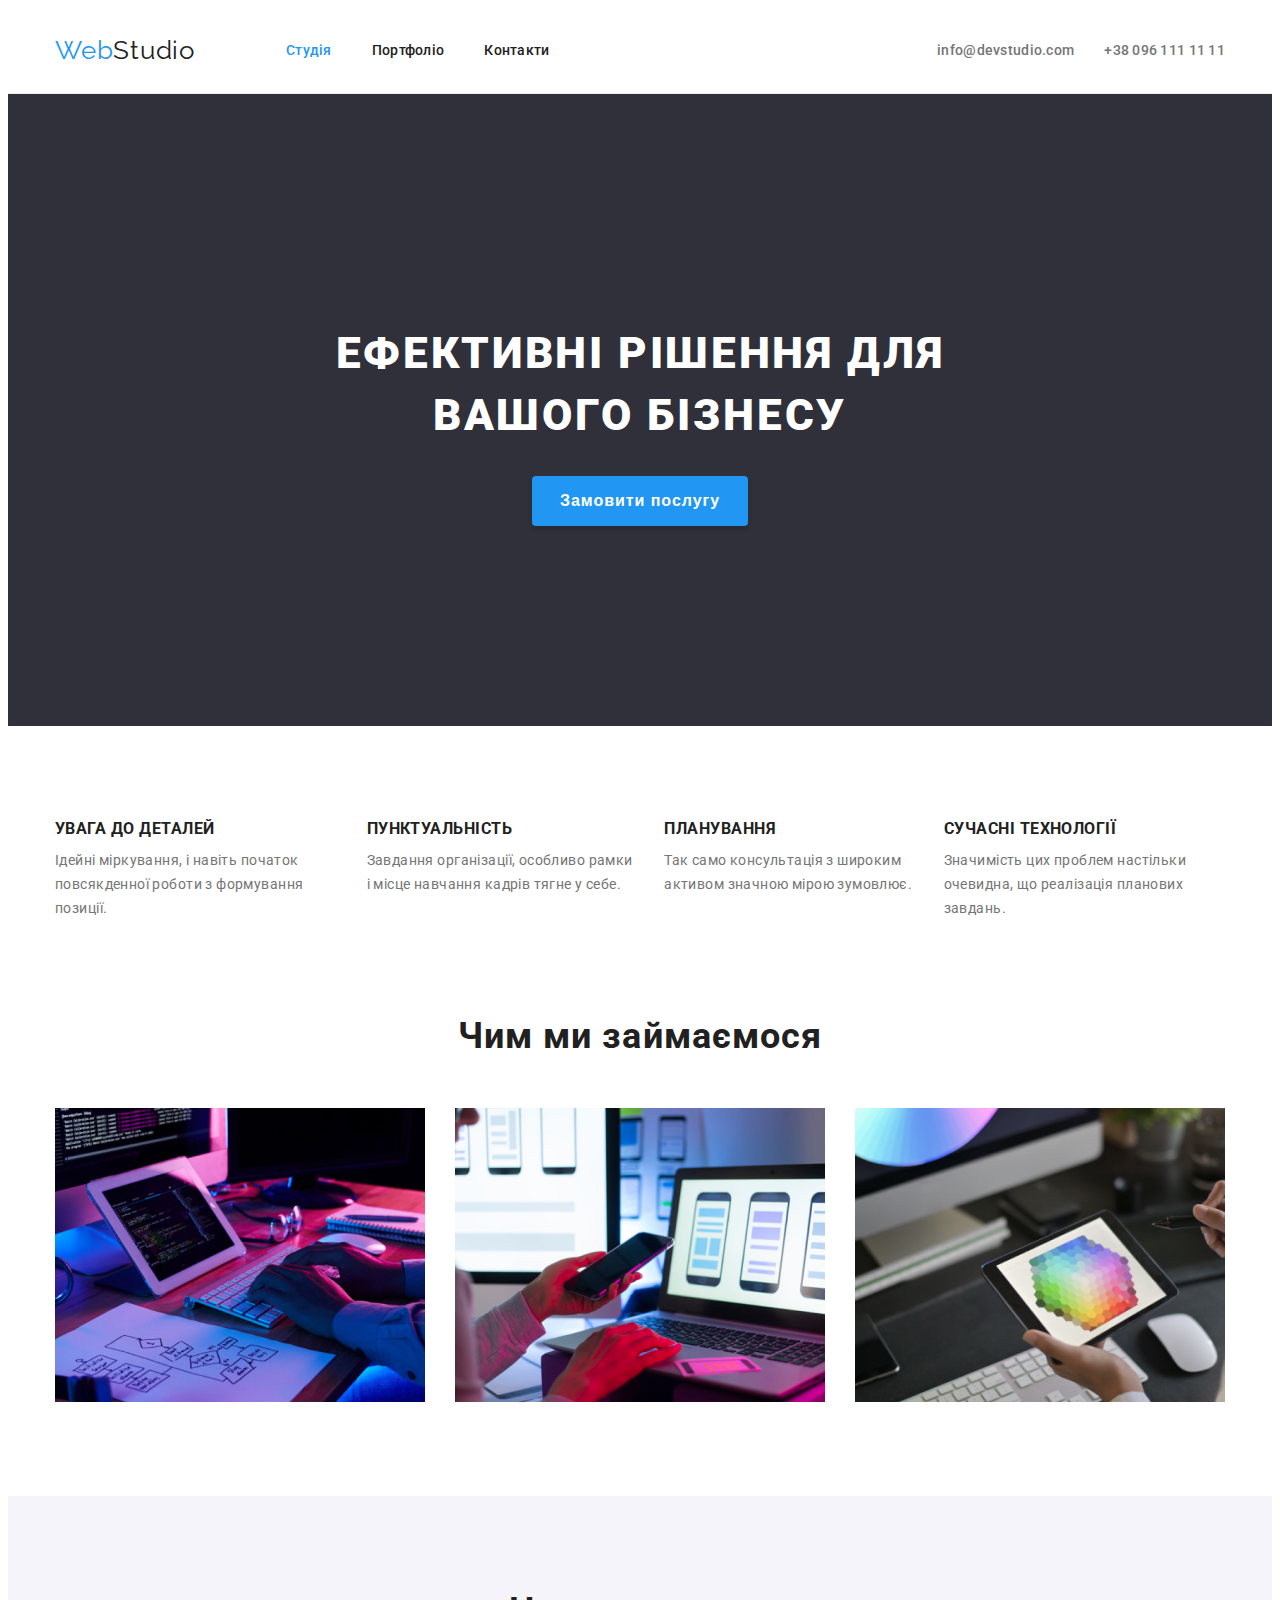
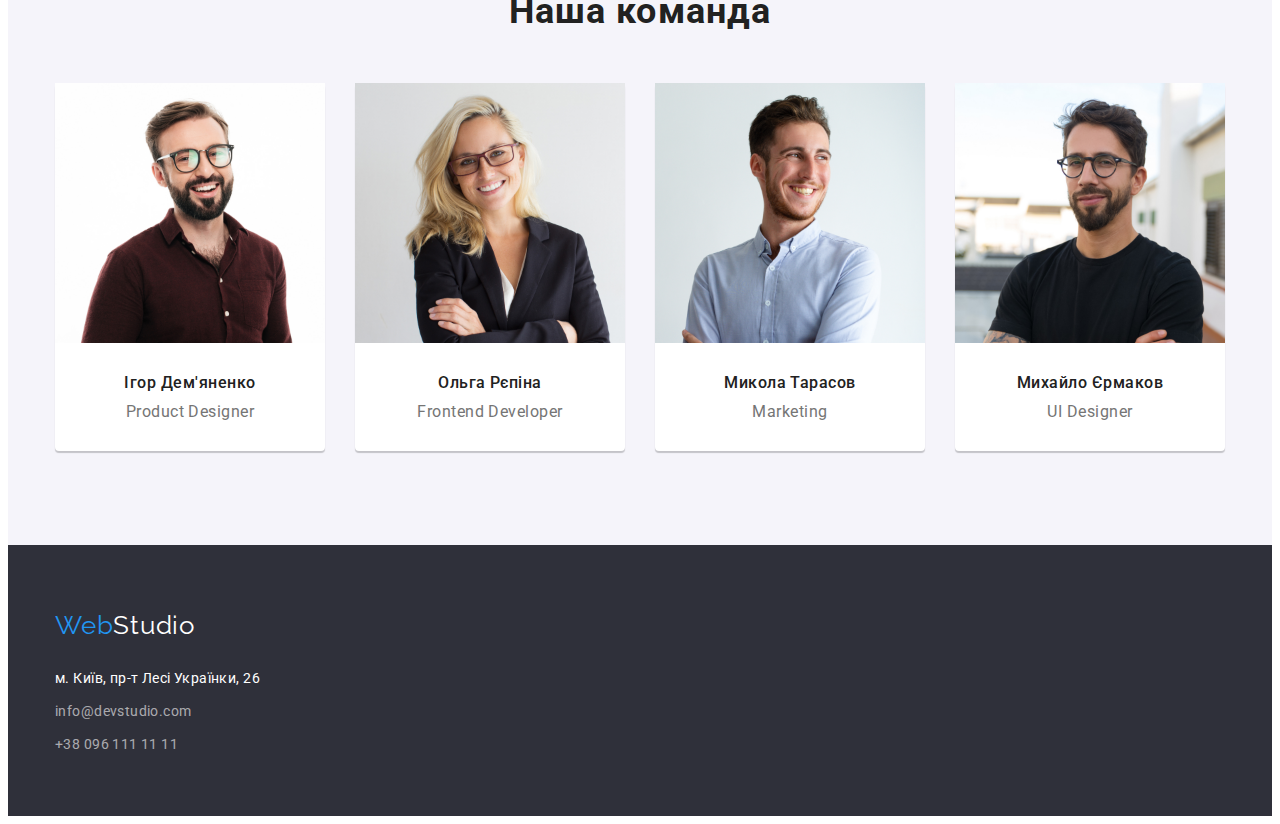
<file: index.html>
<!DOCTYPE html>
<html lang="uk">

<head>
    <meta charset="UTF-8">
    <meta http-equiv="X-UA-Compatible" content="IE=edge">
    <meta name="viewport" content="width=device-width, initial-scale=1.0">
    <title>WebStudio</title>
    <link rel="preconnect" href="https://fonts.googleapis.com">
    <link rel="preconnect" href="https://fonts.gstatic.com" crossorigin>
    <link
        href="https://fonts.googleapis.com/css2?family=Raleway:wght@700&family=Roboto:wght@400;500;700;900&display=swap"
        rel="stylesheet">
    <link rel="stylesheet" href="https://cdnjs.cloudflare.com/ajax/libs/modern-normalize/1.1.0/modern-normalize.min.css"
        integrity="sha512-wpPYUAdjBVSE4KJnH1VR1HeZfpl1ub8YT/NKx4PuQ5NmX2tKuGu6U/JRp5y+Y8XG2tV+wKQpNHVUX03MfMFn9Q=="
        crossorigin="anonymous" referrerpolicy="no-referrer" />
    <link rel="stylesheet" href="./css/styles.css">
</head>

<body>
    <header class="header">
        <div class="container header-content">
            <nav class="menu-link">
                <a href="./index.html" class="logo"><span class="blue">Web</span>Studio</a>
                <ul class="head-list">
                    <li class="list-nav"><a href="/goit-markup-hw-03/index.html" class="link active">Студія</a></li>
                    <li class="list-nav"><a href="/goit-markup-hw-03/portfolio.html" class="link">Портфоліо</a></li>
                    <li class="list-nav"><a href="" class="link">Контакти</a></li>
                </ul>
            </nav>
            <ul class="contacts">
                <li class="contacts-link"><a href="mailto:info@devstudio.com" class="link">info@devstudio.com</a></li>
                <li><a href="tel:+380961111111" class="link">+38 096 111 11 11</a></li>
            </ul>
        </div>

    </header>

    <main>
        <!-- Ефективні рішення для вашого бізнесу -->
        <section class="section hero">
            <div class="container">
                <h1 class="hero-title">Ефективні рішення для вашого бізнесу</h1>
                <button type="button" class="service">Замовити послугу</button>
            </div>
        </section>

        <!-- Чим ми займаємося -->
        <section class="work-section">
            <div class="container">
                <h2 class="hidden">Плюси</h2>
                <ul class="work">
                    <li class="work-list">
                        <h3 class="work-title">УВАГА ДО ДЕТАЛЕЙ</h3>
                        <p class="work-text">Ідейні міркування, і навіть початок повсякденної роботи з формування
                            позиції.
                        </p>
                    </li>
                    <li class="work-list">
                        <h3 class="work-title">ПУНКТУАЛЬНІСТЬ</h3>
                        <p class="work-text">Завдання організації, особливо рамки і місце навчання кадрів тягне у себе.
                        </p>
                    </li>
                    <li class="work-list">
                        <h3 class="work-title">ПЛАНУВАННЯ</h3>
                        <p class="work-text">Так само консультація з широким активом значною мірою зумовлює.</p>
                    </li>
                    <li class="work-list">
                        <h3 class="work-title">СУЧАСНІ ТЕХНОЛОГІЇ</h3>
                        <p class="work-text">Значимість цих проблем настільки очевидна, що реалізація планових завдань.
                        </p>
                    </li>
                </ul>
            </div>
        </section>
        <section class="section">
            <div class="container">
                <h2 class="examples-title">Чим ми займаємося</h2>
                <ul class="examples-list">
                    <li class="examples-list-li"><img src="./images/direction1.jpg" alt="напрям один" width="370"></li>
                    <li class="examples-list-li"><img src="./images/direction2.jpg" alt="напрям два" width="370"></li>
                    <li class="examples-list-li"><img src="./images/direction3.jpg" alt="напрям три" width="370"></li>
                </ul>
            </div>
        </section>

        <!-- Наша команда -->
        <section class="our-team section">
            <div class="container">
                <h2 class="section-title">Наша команда</h2>
                <ul class="best-team">
                    <li class="best-team-item">
                        <img src="./images/igor.jpg" alt="перший член команди" width="270">
                        <div class="best-team-descr">
                            <h3 class="name">Ігор Дем'яненко</h3>
                            <p class="profession" lang="en">Product Designer</p>
                        </div>
                    </li>
                    <li class="best-team-item">
                        <img src="./images/olga.jpg" alt="другий член команди" width="270">
                        <div class="best-team-descr">
                            <h3 class="name">Ольга Рєпіна</h3>
                            <p class="profession">Frontend Developer</p>
                        </div>
                    </li>
                    <li class="best-team-item">
                        <img src="./images/mykola.jpg" alt="третій член команди" width="270">
                        <div class="best-team-descr">
                            <h3 class="name">Микола Тарасов</h3>
                            <p class="profession" lang="en">Marketing</p>
                        </div>
                    </li>
                    <li class="best-team-item">
                        <img src="./images/mykhailo.jpg" alt="четвертий член команди" width="270">
                        <div class="best-team-descr">
                            <h3 class="name">Михайло Єрмаков</h3>
                            <p class="profession" lang="en">UI Designer</p>
                        </div>
                    </li>
                </ul>
            </div>
        </section>
    </main>
    <footer class="footer">
        <div class="container">

            <a href="./index.html" class="logo-footer"><span class="blue">Web</span>Studio</a>
            <address>
                <ul class="footer-list">
                    <li class="footer-list-item">
                        <a href="https://www.google.com/maps/place/%D0%9B%D0%B5%D1%81%D0%B8+%D0%A3%D0%BA%D1%80%D0%B0%D0%B8%D0%BD%D0%BA%D0%B8+7/@50.4340225,30.5316546,17z/data=!3m1!4b1!4m5!3m4!1s0x40d4cfd612e83011:0x87edecf81f4151b6!8m2!3d50.4340225!4d30.5316546"
                            class="footer-list">м.
                            Київ, пр-т Лесі Українки, 26</a>
                    </li>
                    <li class="footer-list-item">
                        <a href="mailto:info@devstudio.com" class="footer-nav">info@devstudio.com</a>
                    </li>
                    <li class="footer-list-item">
                        <a href="tel:+380961111111" class="footer-nav">+38 096 111 11 11</a>
                    </li>
                </ul>
            </address>
        </div>


    </footer>
</body>

</html>
</file>
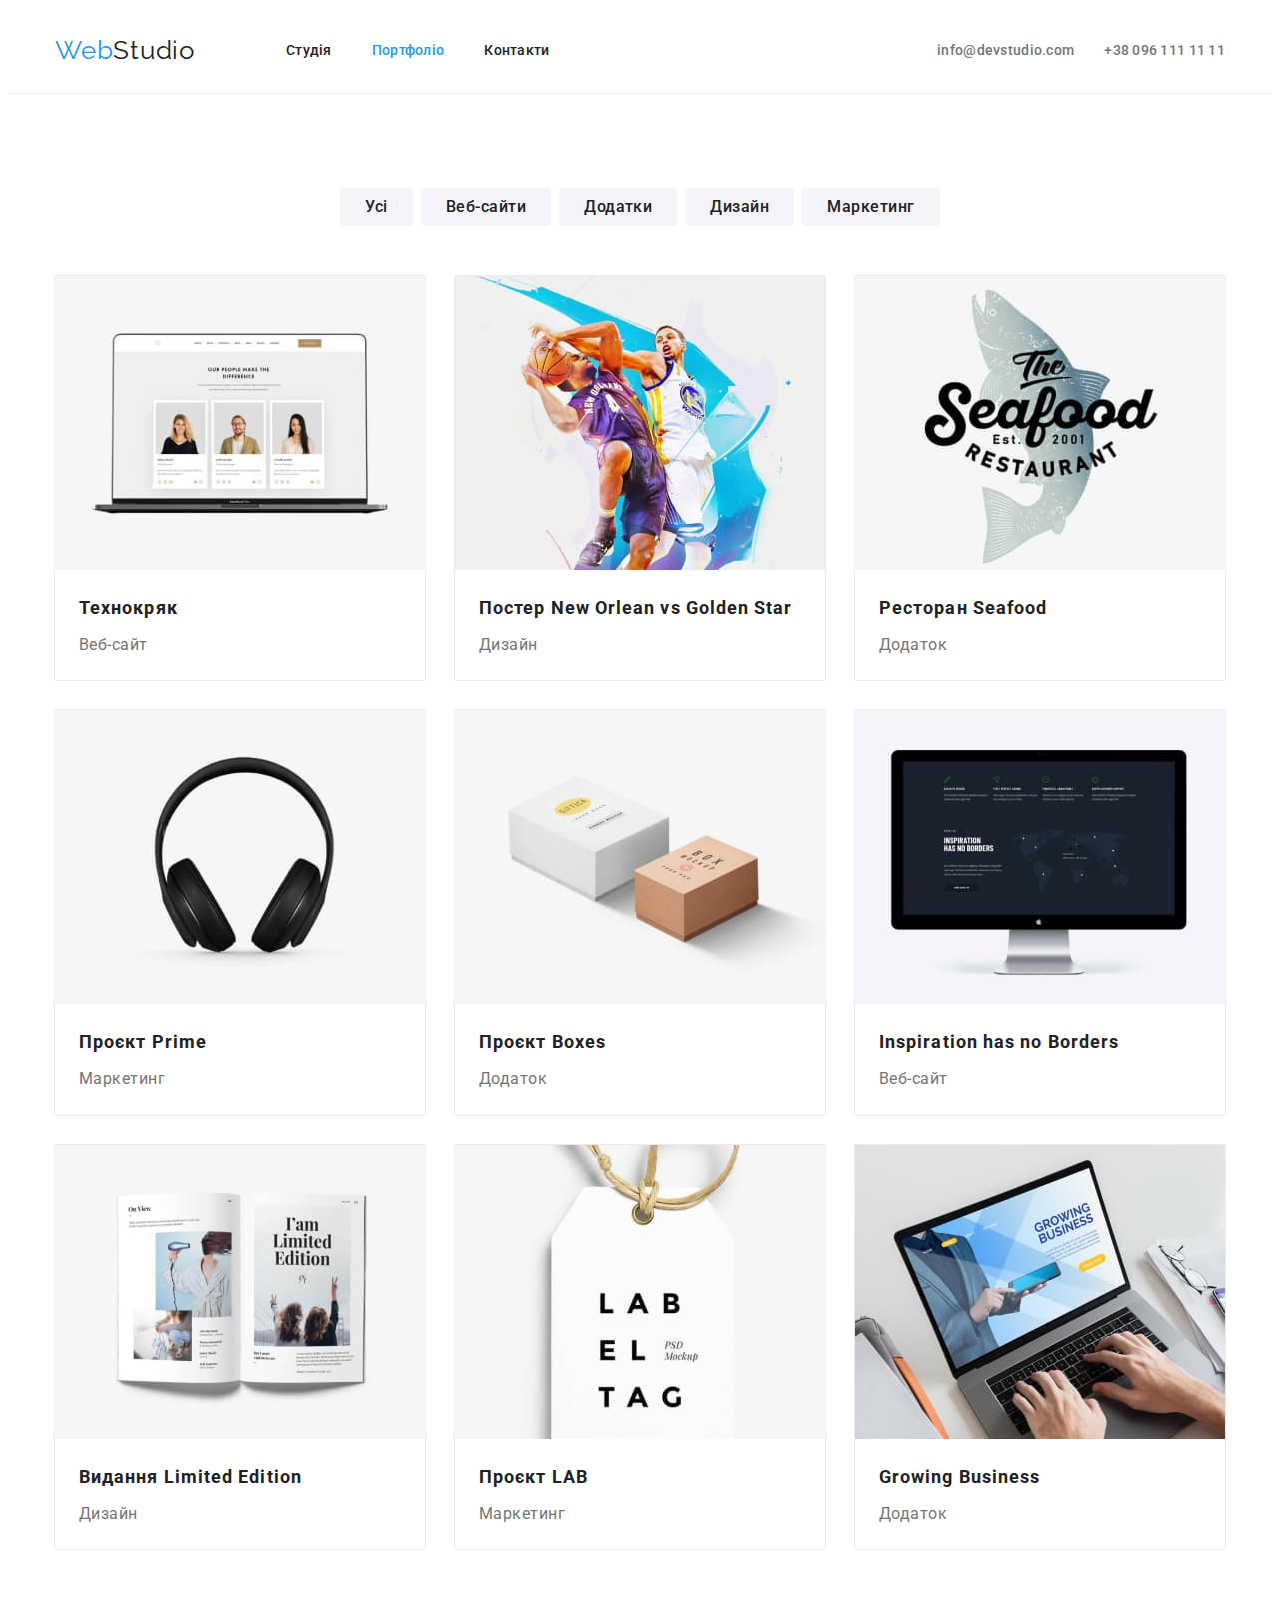
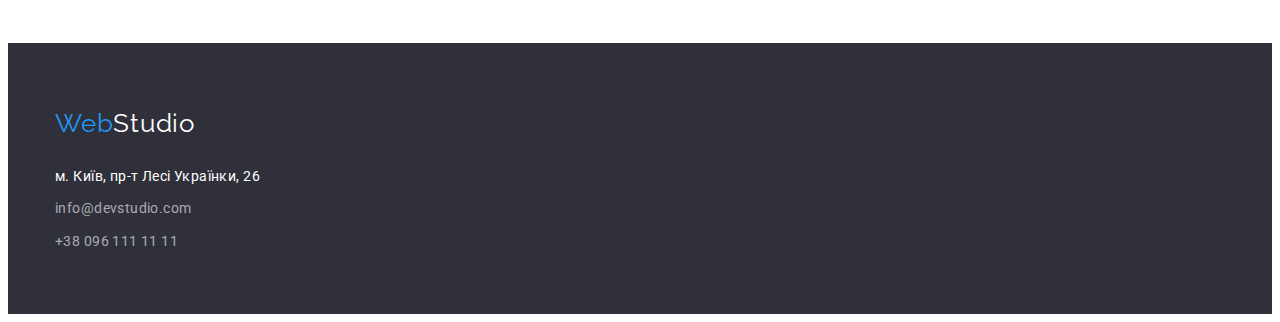
<file: portfolio.html>
<!DOCTYPE html>
<html lang="uk">

<head>
    <meta charset="UTF-8">
    <meta http-equiv="X-UA-Compatible" content="IE=edge">
    <meta name="viewport" content="width=device-width, initial-scale=1.0">
    <title>WebStudio</title>
    <link rel="preconnect" href="https://fonts.googleapis.com">
    <link rel="preconnect" href="https://fonts.gstatic.com" crossorigin>
    <link
        href="https://fonts.googleapis.com/css2?family=Raleway:wght@700&family=Roboto:wght@400;500;700;900&display=swap"
        rel="stylesheet">
    <link rel="stylesheet" href="https://cdnjs.cloudflare.com/ajax/libs/modern-normalize/1.1.0/modern-normalize.min.css"
        integrity="sha512-wpPYUAdjBVSE4KJnH1VR1HeZfpl1ub8YT/NKx4PuQ5NmX2tKuGu6U/JRp5y+Y8XG2tV+wKQpNHVUX03MfMFn9Q=="
        crossorigin="anonymous" referrerpolicy="no-referrer" />
    <link rel="stylesheet" href="./css/styles.css">
</head>

<body>

    <header class="header">
        <div class="container header-content">
            <nav class="menu-link">
                <a href="./index.html" class="logo"><span class="blue">Web</span>Studio</a>
                <ul class="head-list">
                    <li class="list-nav"><a href="/goit-markup-hw-03/index.html" class="link">Студія</a></li>
                    <li class="list-nav"><a href="/goit-markup-hw-03/portfolio.html" class="link active">Портфоліо</a>
                    </li>
                    <li class="list-nav"><a href="" class="link">Контакти</a></li>
                </ul>
            </nav>
            <ul class="contacts">
                <li class="contacts-link"><a href="mailto:info@devstudio.com" class="link">info@devstudio.com</a></li>
                <li><a href="tel:+380961111111" class="link">+38 096 111 11 11</a></li>
            </ul>
        </div>

    </header>


    <main>

        <section class="section">
            <div class="container">
                <h1 class="hidden">Портфоліо</h1>
                <ul class="reset-list filter">
                    <li><button type="button" class="menu-button">Усі</button></li>
                    <li><button type="button" class="menu-button">Веб-сайти</button></li>
                    <li><button type="button" class="menu-button">Додатки</button></li>
                    <li><button type="button" class="menu-button">Дизайн</button></li>
                    <li><button type="button" class="menu-button">Маркетинг</button></li>
                </ul>

                <ul class="descr">

                    <li class="features"><a class="card" href="">
                            <img src="./images/card1squoosh.jpg" alt="технологія" width="370">
                            <div class="features-descr">
                                <h2 class="title">Технокряк</h2>
                                <p class="menu">Веб-сайт</p>
                            </div>
                        </a></li>
                    <li class="features"><a class="card" href="">
                            <img src="./images/card2squoosh.jpg" alt="дизайн" width="370">
                            <div class="features-descr">
                                <h2 class="title">Постер New Orlean vs Golden Star</h2>
                                <p class="menu">Дизайн</p>
                            </div>
                        </a></li>
                    <li class="features"><a class="card" href="">
                            <img src="./images/card3squoosh.jpg" alt="ресторан" width="370">
                            <div class="features-descr">
                                <h2 class="title">Ресторан Seafood</h2>
                                <p class="menu">Додаток</p>
                            </div>
                        </a></li>
                    <li class="features"><a class="card" href="">
                            <img src="./images/card4squoosh.jpg" alt="маркетинг" width="370">
                            <div class="features-descr">
                                <h2 class="title">Проєкт Prime</h2>
                                <p class="menu">Маркетинг</p>
                            </div>
                        </a></li>
                    <li class="features"><a class="card" href="">
                            <img src="./images/card5squoosh.jpg" alt="додаток" width="370">
                            <div class="features-descr">
                                <h2 class="title">Проєкт Boxes</h2>
                                <p class="menu">Додаток</p>
                            </div>
                        </a></li>
                    <li class="features"><a class="card" href="">
                            <img src="./images/card6squoosh.jpg" alt="веб-сайт" width="370">
                            <div class="features-descr">
                                <h2 class="title">Inspiration has no Borders</h2>
                                <p class="menu">Веб-сайт</p>
                            </div>
                        </a></li>
                    <li class="features"><a class="card" href="">
                            <img src="./images/card7squoosh.jpg" alt="дизайн" width="370">
                            <div class="features-descr">
                                <h2 class="title">Видання Limited Edition</h2>
                                <p class="menu">Дизайн</p>
                            </div>
                        </a></li>
                    <li class="features"><a class="card" href="">
                            <img src="./images/card8squoosh.jpg" alt="Маркетинг" width="370">
                            <div class="features-descr">
                                <h2 class="title">Проєкт LAB</h2>
                                <p class="menu">Маркетинг</p>
                            </div>
                        </a></li>
                    <li class="features"><a class="card" href="">
                            <img src="./images/card9squoosh.jpg" alt="Додаток" width="370">
                            <div class="features-descr">
                                <h2 class="title">Growing Business</h2>
                                <p class="menu">Додаток</p>
                            </div>
                        </a></li>
                </ul>
            </div>
        </section>
    </main>

    <footer class="footer">
        <div class="container">

            <a href="./index.html" class="logo-footer"><span class="blue">Web</span>Studio</a>
            <address>
                <ul class="footer-list">
                    <li class="footer-list-item">
                        <a href="https://www.google.com/maps/place/%D0%9B%D0%B5%D1%81%D0%B8+%D0%A3%D0%BA%D1%80%D0%B0%D0%B8%D0%BD%D0%BA%D0%B8+7/@50.4340225,30.5316546,17z/data=!3m1!4b1!4m5!3m4!1s0x40d4cfd612e83011:0x87edecf81f4151b6!8m2!3d50.4340225!4d30.5316546"
                            class="footer-list">м.
                            Київ, пр-т Лесі Українки, 26</a>
                    </li>
                    <li class="footer-list-item">
                        <a href="mailto:info@devstudio.com" class="footer-nav">info@devstudio.com</a>
                    </li>
                    <li class="footer-list-item">
                        <a href="tel:+380961111111" class="footer-nav">+38 096 111 11 11</a>
                    </li>
                </ul>
            </address>
        </div>


    </footer>
</body>

</html>
</file>
<file: css/styles.css>
html {
  box-sizing: border-box;
}

*,
*::before,
*::after {
  box-sizing: inherit;
}

:root {
  --title-text-color: #212121;
  --main-color-text: #757575;
  --secondary-color-text: #2196F3;
  --body-color-basic: #FFFFFF;
  --button-background: rgba(245, 244, 250, 1);
}

body {
  font-family: 'Roboto', sans-serif;
  background-color: var(--body-color-basic);
  color: var(--title-text-color);
  font-size: 14px;
  min-width: 1170px;
}

.hidden {
  visibility: hidden;
  overflow: hidden;
  height: 0;
  margin: 0;
}

.reset-list {
  margin: 0;
  padding: 0;
}

.reset-list li {
  list-style: none;
}

.section {
  padding-top: 94px;
  padding-bottom: 94px;
}

.container {
  box-sizing: border-box;
  width: 1200px;
  padding: 0 15px;
  margin: 0 auto;
}

/* head */
.header {
  border-bottom: 1px solid rgba(236, 236, 236, 1);
}

.header-content {
  display: flex;
  justify-content: space-between;
  align-items: center;
}

.menu-link {
  display: flex;
  justify-content: space-between;
  align-items: center;
}

.logo {
  font-family: 'Raleway', sans-serif;
  font-size: 26px;
  line-height: 1.6;
  margin-right: 91px;
  text-decoration: none;
  color: var(--title-text-color);
  letter-spacing: 0.03em;

}

.logo .blue {
  color: var(--secondary-color-text);
}

.white {
  color: var(--body-color-basic);
}

.head-list {
  padding: 0;
  margin: 0;
  align-items: center;
  display: flex;
  letter-spacing: 0.02em;
  list-style: none;
}

.list-nav {

  padding-top: 34px;
  padding-bottom: 34px;
  margin-right: 40px;
}

.list-nav:last-child {
  margin: 0;

}

.contacts {
  display: flex;
  list-style-type: none;
  margin: 0;
  padding: 0;
}

.contacts-link {
  margin-right: 30px;

}

.contacts li:last-child {
  margin-right: 0;
}

.link {
  font-weight: 500;
  line-height: 1.2;
  text-decoration: none;
  color: var(--title-text-color);
  letter-spacing: 0.02em;
}

.contacts .link {
  color: var(--main-color-text);
}

.link:hover,
.link:focus,
.link.active {
  color: var(--secondary-color-text);
}

/* main studio */

/* choose */
.hero {
  background-color: #2F303A;
  text-align: center;
  padding-top: 200px;
  padding-bottom: 200px;
}

.hero-title {
  margin-left: auto;
  margin-right: auto;
  width: 696px;
  color: var(--body-color-basic);
  font-weight: 900;
  font-size: 44px;
  line-height: 1.4;
  text-transform: uppercase;
  text-align: center;
  letter-spacing: 0.06em;
}

.service {
  width: 216px;
  height: 50px;
  border: none;
  background: var(--secondary-color-text);
  box-shadow: 0px 4px 4px rgba(0, 0, 0, 0.15);
  border-radius: 4px;
  font-weight: 700;
  font-size: 16px;
  line-height: 1.9;
  text-align: center;
  color: var(--body-color-basic);
  cursor: pointer;
  letter-spacing: 0.06em;
}

/* <!-- Чим ми займаємося --> */
.work-section {
  padding: 94px 0 0 0;
}

.work {
  display: flex;
  gap: 30px;
  margin: 0;
  padding: 0;
  justify-content: space-between;
  line-height: 1.2;
  color: var(--title-text-color);
  list-style: none;
}


.work-title {
  line-height: 1.15;
  text-transform: uppercase;
  letter-spacing: 0.03em;
  padding: 0;
  margin: 0;
}


.work-text {
  line-height: 1.71;
  color: var(--main-color-text);
  letter-spacing: 0.03em;
  padding: 0;
  margin: 10px 0 0 0;

}

/* Приклади */
.examples-title {
  padding: 0;
  font-size: 36px;
  Line-height: 1.2;
  letter-spacing: 0.03em;
  text-align: center;
  color: var(--title-text-color);
  letter-spacing: 0.03em;
  margin: 0 0 50px 0;
}

.examples-list {
  display: flex;
  justify-content: space-between;
  list-style-type: none;
  margin: 0;
  padding: 0;
}

.examples-list-li {
  display: block;
}

.examples-list li:last-child {
  margin-right: 0;
}

/* < !-- Наша команда --> */
.section-title {
  margin: 0 0 50px 0;
  font-size: 36px;
  line-height: 1.2;
  text-align: center;
  letter-spacing: 0.03em;
}

.our-team {

  background-color: rgba(245, 244, 250, 1);
}

.best-team {
  display: flex;
  padding: 0;
  margin: 0;
  font-size: 36px;
  line-height: 1.2;
  color: var(--title-text-color);
  list-style-type: none;
  letter-spacing: 0.03em;
}


.best-team-item {
  margin-right: 30px;
  background-color: var(--body-color-basic);
  border-radius: 4px;
  box-shadow: 0px 2px 1px 0px rgba(0, 0, 0, 0.2);
}

img {
  display: block;
}

.best-team-item:last-child {
  margin-right: 0;
}

.best-team-descr {
  padding: 30px;
}

.name {
  font-weight: 500;
  margin: 0 0 10px 0;
  font-size: 16px;
  line-height: 1.2;
  letter-spacing: 0.03em;
  text-align: center;
}

.profession {
  color: var(--main-color-text);
  margin: 0;
  font-size: 16px;
  line-height: 1.2;
  text-align: center;
  letter-spacing: 0.03em;
}



/* portfolio */


.filter {
  display: flex;
  gap: 8px;
  justify-content: center;
  margin-bottom: 50px;
}

.menu-button {
  background-color: var(--button-background);
  font-weight: 500;
  font-size: 16px;
  line-height: 1.6;
  color: var(--title-text-color);
  border-radius: 4px;
  border: none;
  cursor: pointer;
  font-family: inherit;
  letter-spacing: 0.03em;
  padding: 6px 25px;
  height: 38px;
  border-radius: 4px;
}


.menu-button:hover,
.menu-button:focus {
  background: var(--secondary-color-text);
  color: rgba(245, 244, 250, 1);
  cursor: pointer;
  box-shadow: 0px 2px 2px 0px rgba(0, 0, 0, 0.12);

}


.descr {
  display: flex;
  flex-wrap: wrap;
  gap: 30px;
  padding: 0;
  margin: 0;
  list-style-type: none;
  text-decoration: none;
}

.features {
  box-sizing: border-box;
  box-shadow: 0 0 1px #888;
}

.features-descr {
  padding: 20px 24px;
}

.title {
  margin: 0 0 4px 0;
  font-size: 18px;
  line-height: 2;
  letter-spacing: 2px;
  color: var(--title-text-color);
  text-decoration: none;
  letter-spacing: 0.06em;
}

.card {
  text-decoration: none;
}

.menu {
  margin: 0;
  font-size: 16px;
  line-height: 1.9;
  color: var(--main-color-text);
  letter-spacing: 0.03em;
}


.profession {
  color: var(--main-color-text);
  font-size: 16px;
  line-height: 1.2;
  text-align: center;
  letter-spacing: 0.03em;
}



/* footer */

.footer {
  padding-top: 60px;
  padding-bottom: 60px;
  background-color: #2F303A;
}

.logo-footer {
  font-family: 'Raleway', sans-serif;
  font-size: 26px;
  line-height: 1.6;
  text-decoration: none;
  color: var(--body-color-basic);
  letter-spacing: 0.03em;
}

.logo-footer .blue {
  color: var(--secondary-color-text);
}

.footer-list {
  padding: 0;
  margin: 20px 0 0 0;
  line-height: 1.7;
  color: var(--body-color-basic);
  text-decoration: none;
  list-style: none;
  font-style: normal;
  letter-spacing: 0.03em;
}

.footer-list-item {
  margin-bottom: 9px;
}

.footer-list-item:last-child {
  margin-bottom: 0;
}

.footer-nav {
  line-height: 1.7;
  color: rgba(255, 255, 255, 0.6);
  text-decoration: none;
  font-style: normal;
  Letter-spacing: 0.03em;
}


.footer-nav:hover,
.footer-nav:focus {
  color: var(--secondary-color-text);

}
</file>
